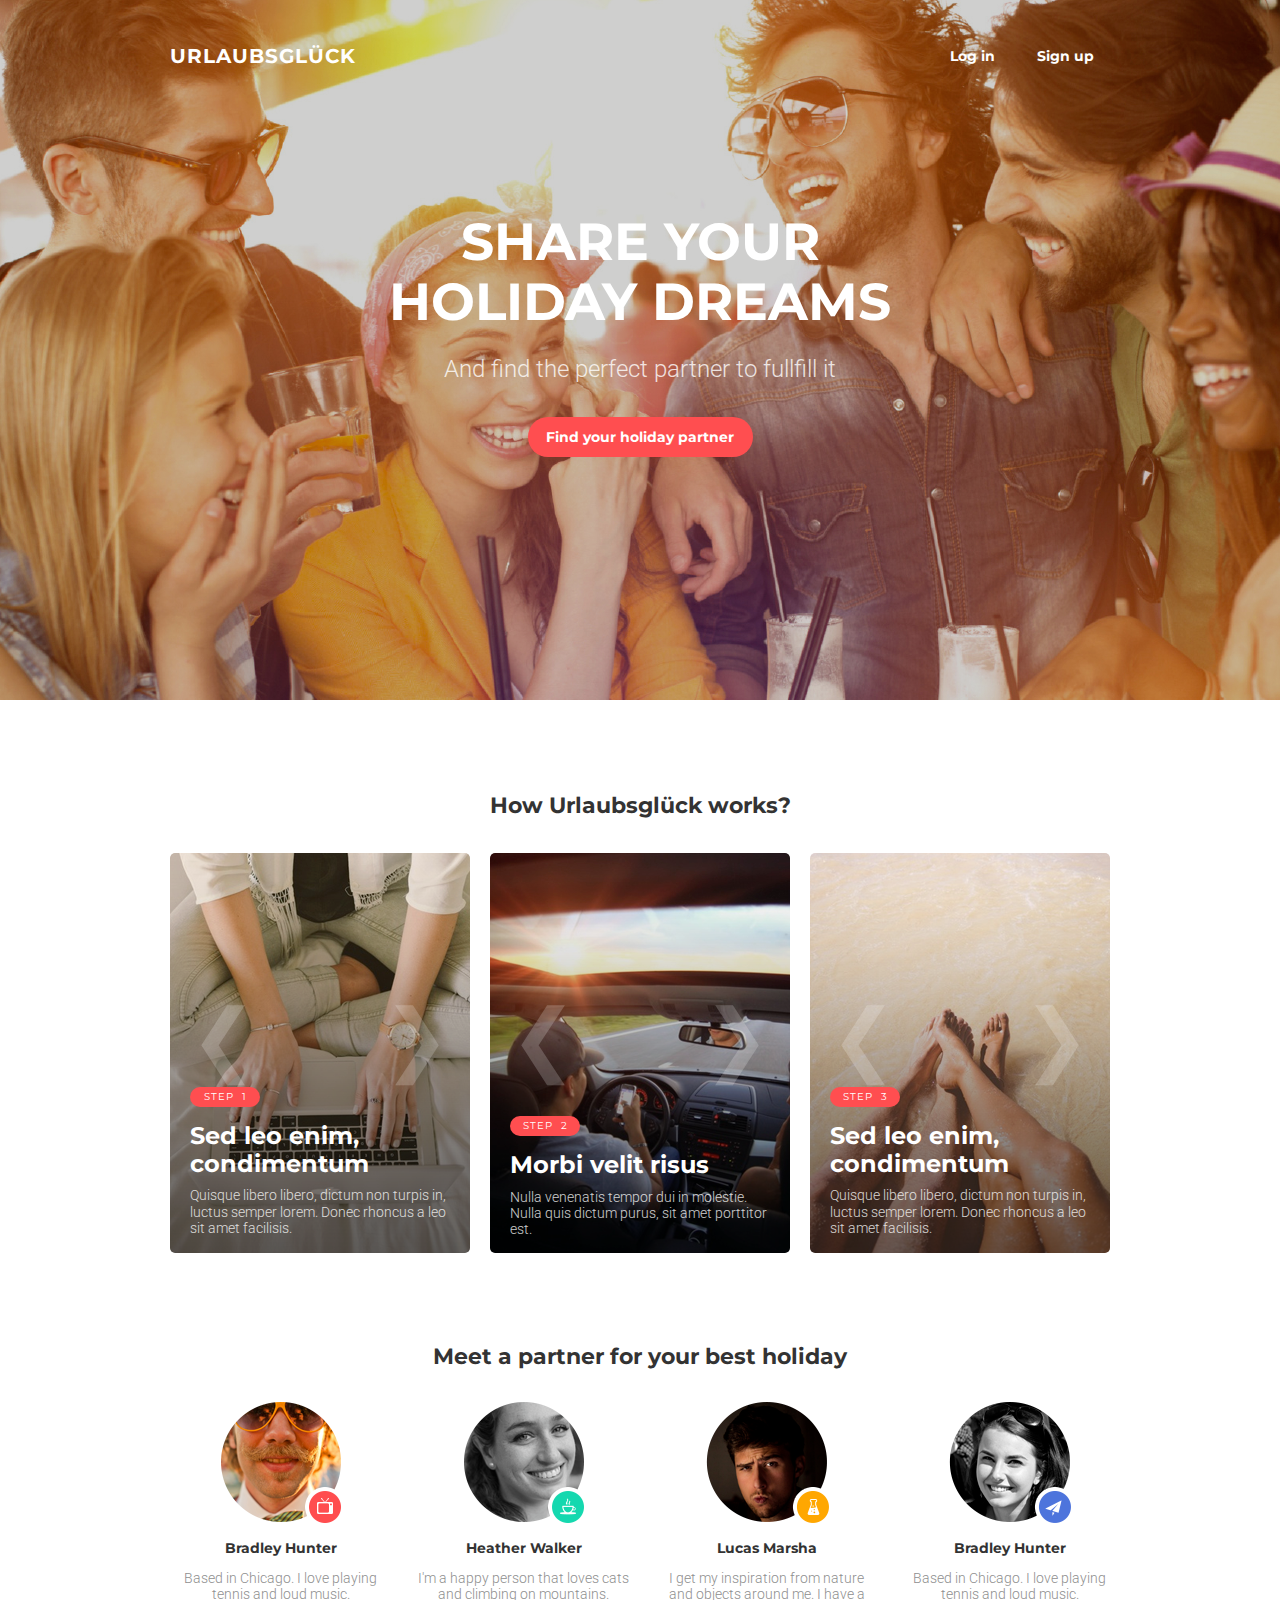
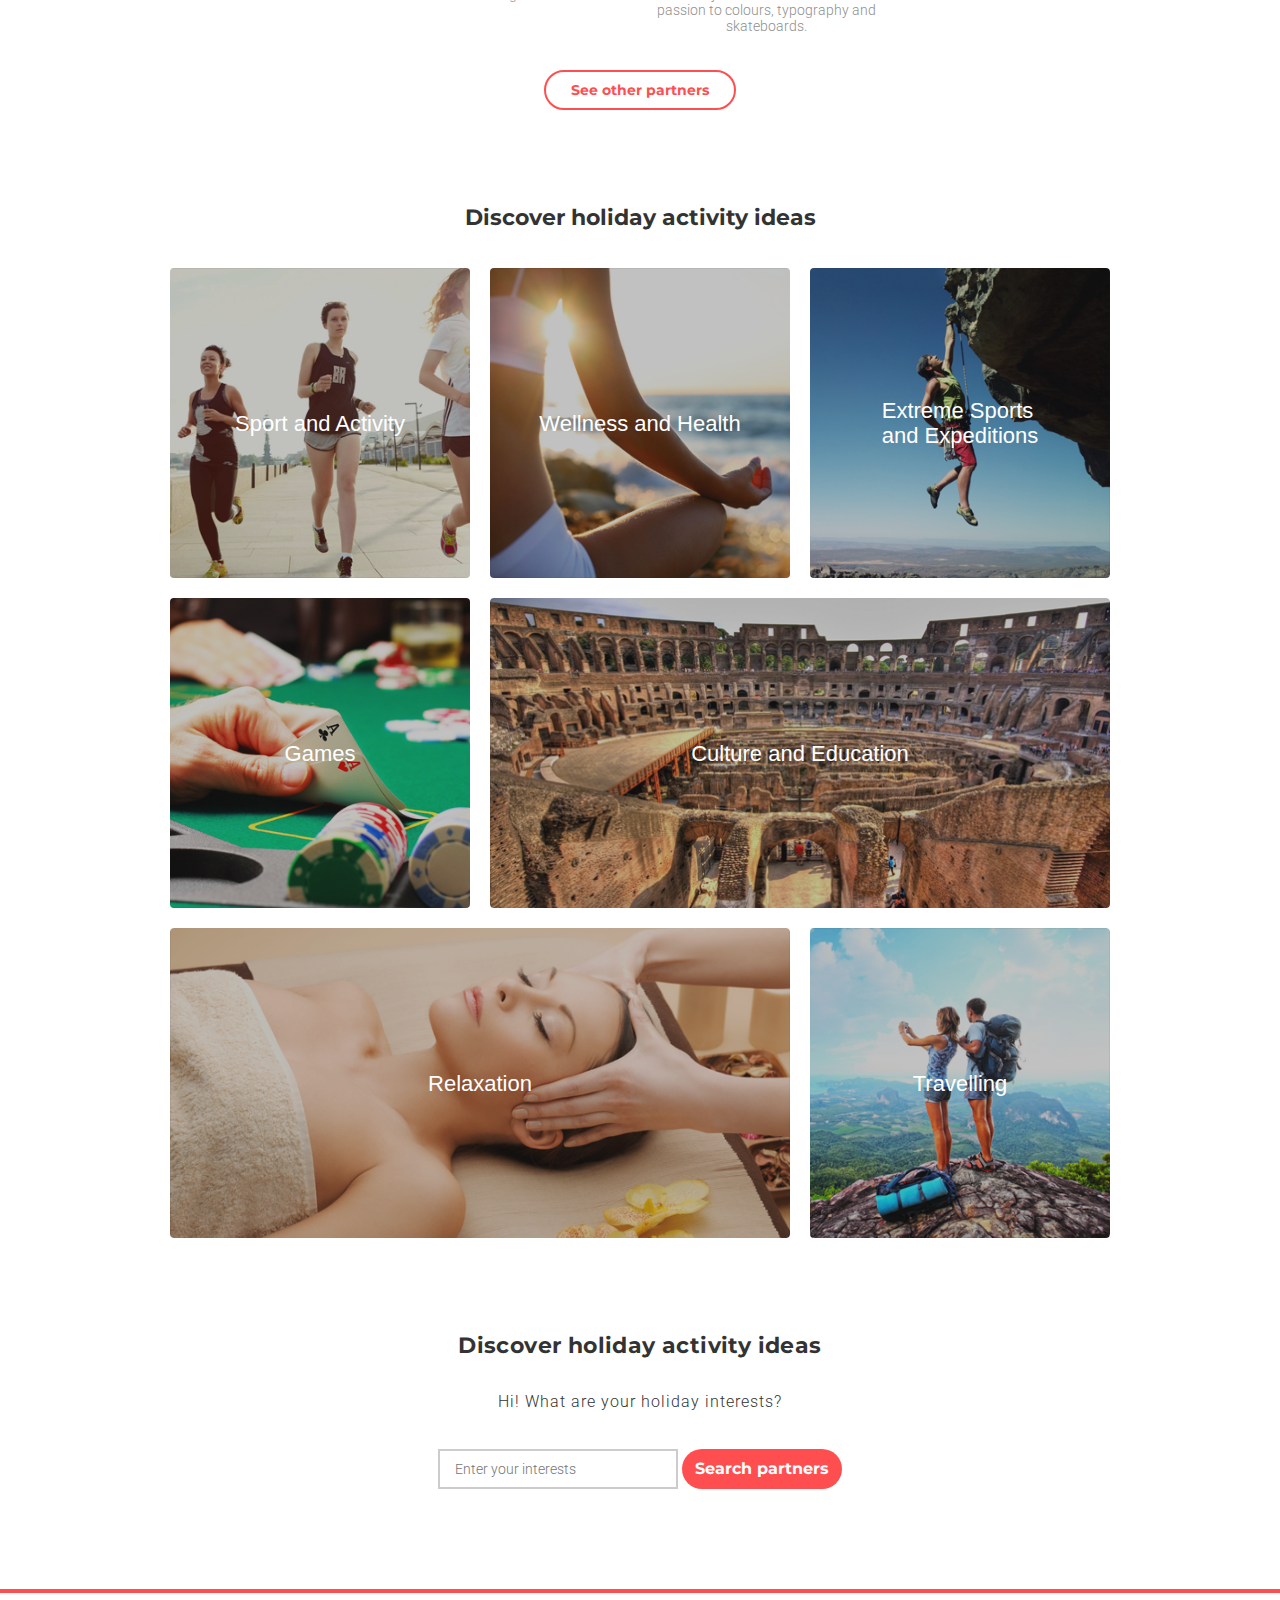
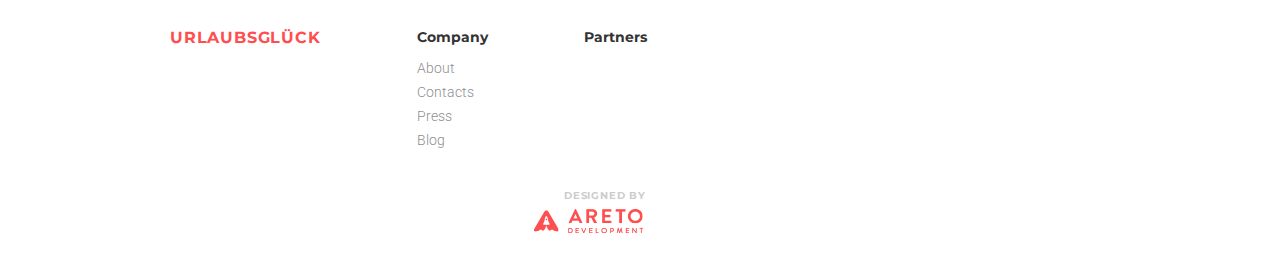
<file: index.html>
<!DOCTYPE html>
<html lang="en">
  <head>
    <meta charset="utf-8">
		<meta name="viewport" content="width=device-width">
		<meta http-equiv="X-UA-Compatible" content="IE=Edge">
		<title>Urlaubsgl&#252;ck</title>
		<link rel="stylesheet" type="text/css" href="css/style.css">
    <link rel="stylesheet" type="text/css" href="css/normalize.css">
    <link href="https://fonts.googleapis.com/css?family=Montserrat:400,700|Roboto:300" rel="stylesheet">
  </head>
  <body>
    <div class="wrapper">
<!-- header -->
      <header class="header">
        <div class="container">
          <div class="header__top">
            <a href="index.html" class="logo btn">urlaubsgl&#252;ck</a>
            <div class="header__login">
              <a href="#" class="btn">Log in</a>
              <a href="#" class="btn">Sign up</a>
            </div>
          </div>
          <div class="header__bottom">
            <h1>share your<br>holiday dreams</h1>
            <h2>And find the perfect partner to fullfill it</h2>
            <a href="#" class="btn">Find your holiday partner</a>
          </div>
        </div>
      </header>
      <div class="container">
<!-- works -->
        <section class="works">
          <h3 class="caption">How Urlaubsgl&#252;ck works?</h3>
          <div class="work__steps">
            <div class="step step-1">
              <div class="step__controls">
                <a href="#" class="prev">&#10094;</a>
                <a href="#" class="next">&#10095;</a>
              </div>
              <div class="step__icon">step&nbsp;&nbsp;1</div>
              <span class="step__title">Sed leo enim,<br>condimentum</span>
              <span class="step__description">Quisque libero libero, dictum non turpis in,<br>luctus semper lorem. Donec rhoncus a leo<br>sit amet facilisis.</span>
            </div>
            <div class="step step-2">
              <div class="step__controls">
                <a href="#" class="prev">&#10094;</a>
                <a href="#" class="next">&#10095;</a>
              </div>
              <div class="step__icon">step&nbsp;&nbsp;2</div>
              <span class="step__title">Morbi velit risus</span>
              <span class="step__description">Nulla venenatis tempor dui in molestie.<br>Nulla quis dictum purus, sit amet porttitor<br>est.</span>
            </div>
            <div class="step step-3">
              <div class="step__controls">
                <a href="#" class="prev">&#10094;</a>
                <a href="#" class="next">&#10095;</a>
              </div>
              <div class="step__icon">step&nbsp;&nbsp;3</div>
              <span class="step__title">Sed leo enim,<br>condimentum</span>
              <span class="step__description">Quisque libero libero, dictum non turpis in,<br>luctus semper lorem. Donec rhoncus a leo<br>sit amet facilisis.</span>
            </div>
          </div>
        </section>
<!-- partners -->
        <section class="partners">
          <h3 class="caption">Meet a partner for your best holiday</h3>
          <div class="partners__cards">
            <div class="partner partner-1">
              <img src="img/partner-1.png" alt="partner">
              <img class="elipse" src="img/circle-1.png" alt="circle">
              <span class="partner__title">bradley hunter</span>
              <span class="partner__description">Based in Chicago. I love playing<br>tennis and loud music.</span>
            </div>
            <div class="partner partner-2">
              <img src="img/partner-2.png" alt="partner">
              <img class="elipse" src="img/circle-2.png" alt="circle">
              <span class="partner__title">heather walker</span>
              <span class="partner__description">I'm a happy person that loves cats<br>and climbing on mountains.</span>
            </div>
            <div class="partner partner-3">
              <img src="img/partner-3.png" alt="partner">
              <img class="elipse" src="img/circle-3.png" alt="circle">
              <span class="partner__title">lucas marsha</span>
              <span class="partner__description">I get my inspiration from nature<br>and objects around me. I have a<br>passion to colours, typography and<br>skateboards.</span>
            </div>
            <div class="partner partner-4">
              <img src="img/partner-4.png" alt="partner">
              <img class="elipse" src="img/circle-4.png" alt="circle">
              <span class="partner__title">bradley hunter</span>
              <span class="partner__description">Based in Chicago. I love playing<br>tennis and loud music.</span>
            </div>
          </div>
          <div class="partners__button">
            <a href="#" class="btn">See other partners</a>
          </div>
        </section>
<!-- ideas   -->
        <section class="ideas">
          <h3 class="caption">Discover holiday activity ideas</h3>
          <div class="wrapper">
            <div class="item item-1">
              <span class="ideas__title">Sport and Activity</span>
            </div>
            <div class="item item-2">
              <span class="ideas__title">Wellness and Health</span>
            </div>
            <div class="item item-3">
              <span class="ideas__title">Extreme Sports<br>and Expeditions</span>
            </div>
            <div class="item item-4">
              <span class="ideas__title">Games</span>
            </div>
            <div class="item item-5">
              <span class="ideas__title">Culture and Education</span>
            </div>
            <div class="item item-6">
              <span class="ideas__title">Relaxation</span>
            </div>
            <div class="item item-7">
              <span class="ideas__title">Travelling</span>
            </div>
          </div>
        </section>
<!-- search -->
        <section class="search">
          <h3 class="caption">Discover holiday activity ideas</h3>
          <div class="search__form-block">
            <p class="search__text">Hi! What are your holiday interests?</p>
            <form action="#" id="search__form">
              <input type="search" placeholder="Enter your interests">
              <button class="btn">Search partners</button>
            </form>
          </div>
        </section>
      </div>
<!-- footer -->
      <footer class="footer">
        <div class="container">
          <a href="index.html" class="logo btn">urlaubsgl&#252;ck</a>
          <div class="footer__column">
            <h4>company</h4>
            <a href="#">about</a>
            <a href="#">contacts</a>
            <a href="#">press</a>
            <a href="#">blog</a>
          </div>
          <div class="footer__column">
            <h4>partners</h4>
          </div>
          <div class="footer__brand">
            <span>designed by</span>
            <a href="#"></a>
          </div>
        </div>
      </footer>
    </div>
<!-- font awesome CDN -->
<!-- <script src="https://use.fontawesome.com/963358cdcc.js"></script> -->
  </body>
</html>
</file>
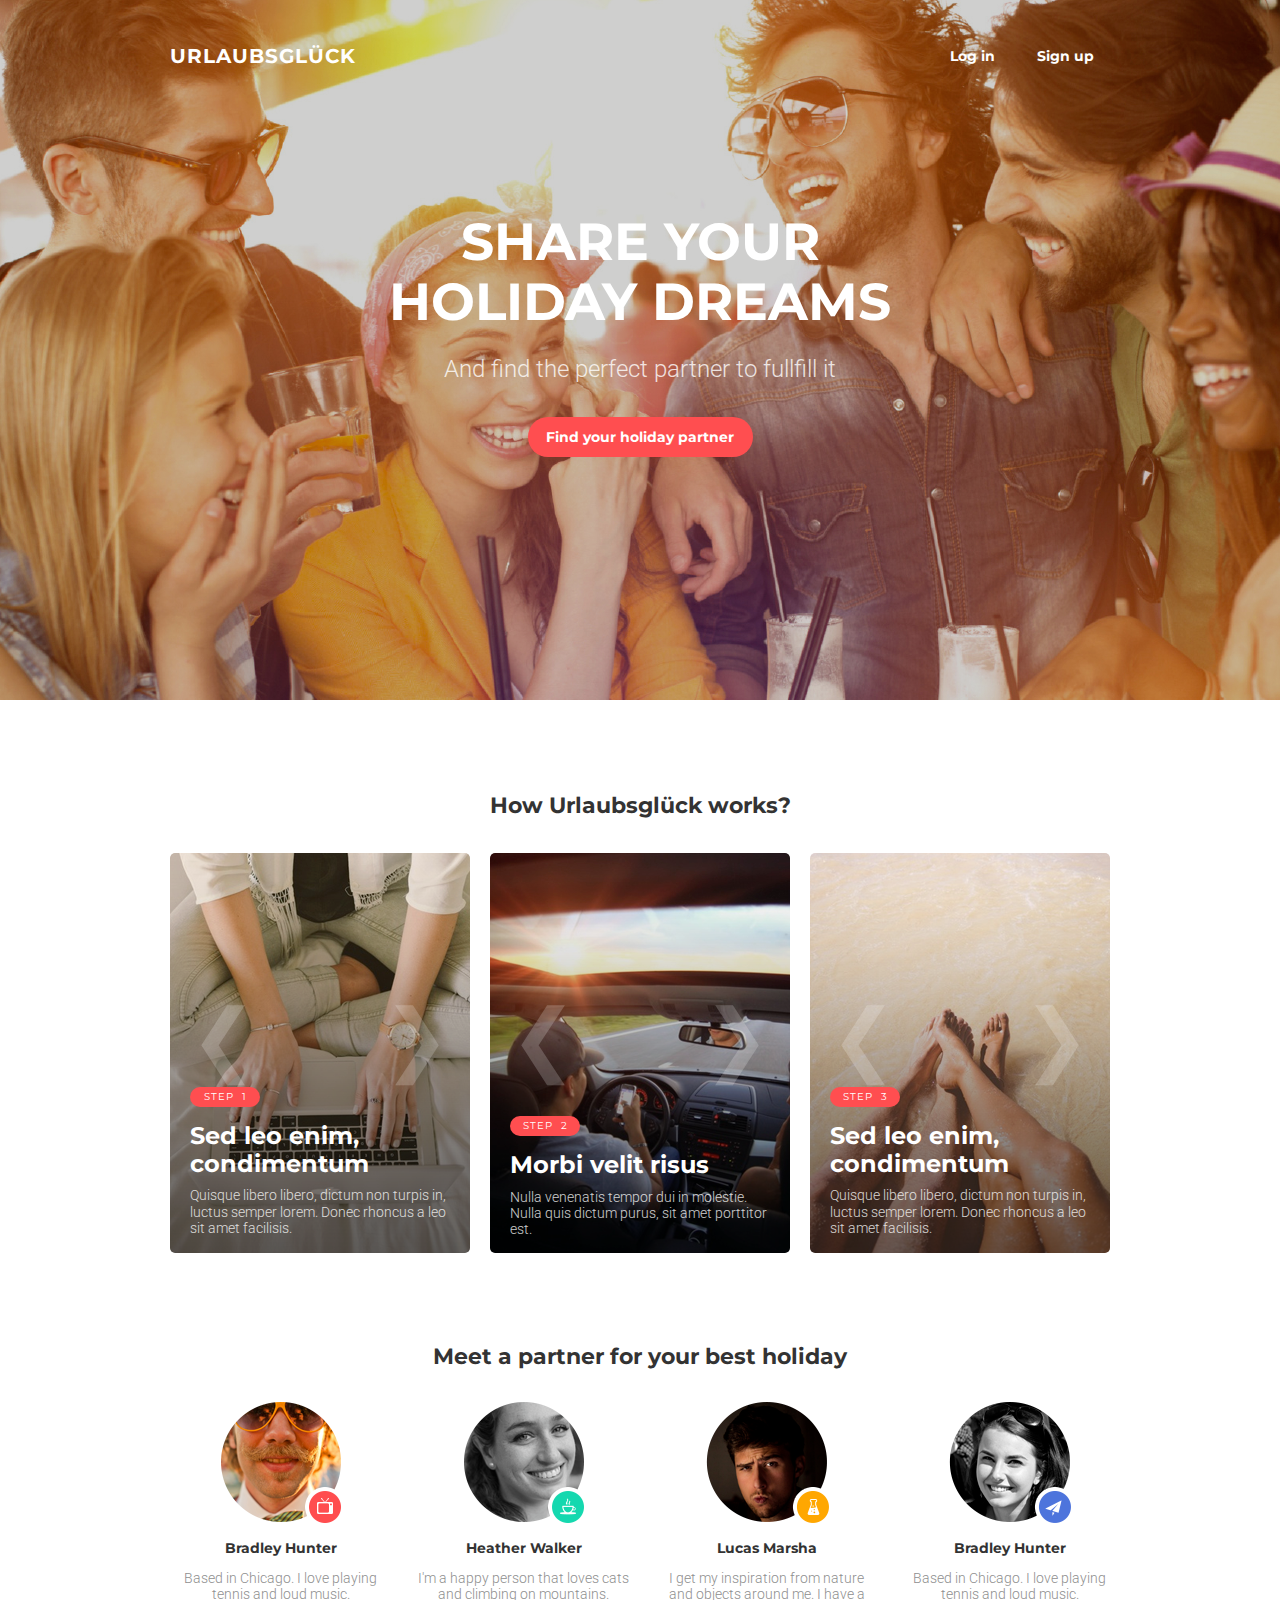
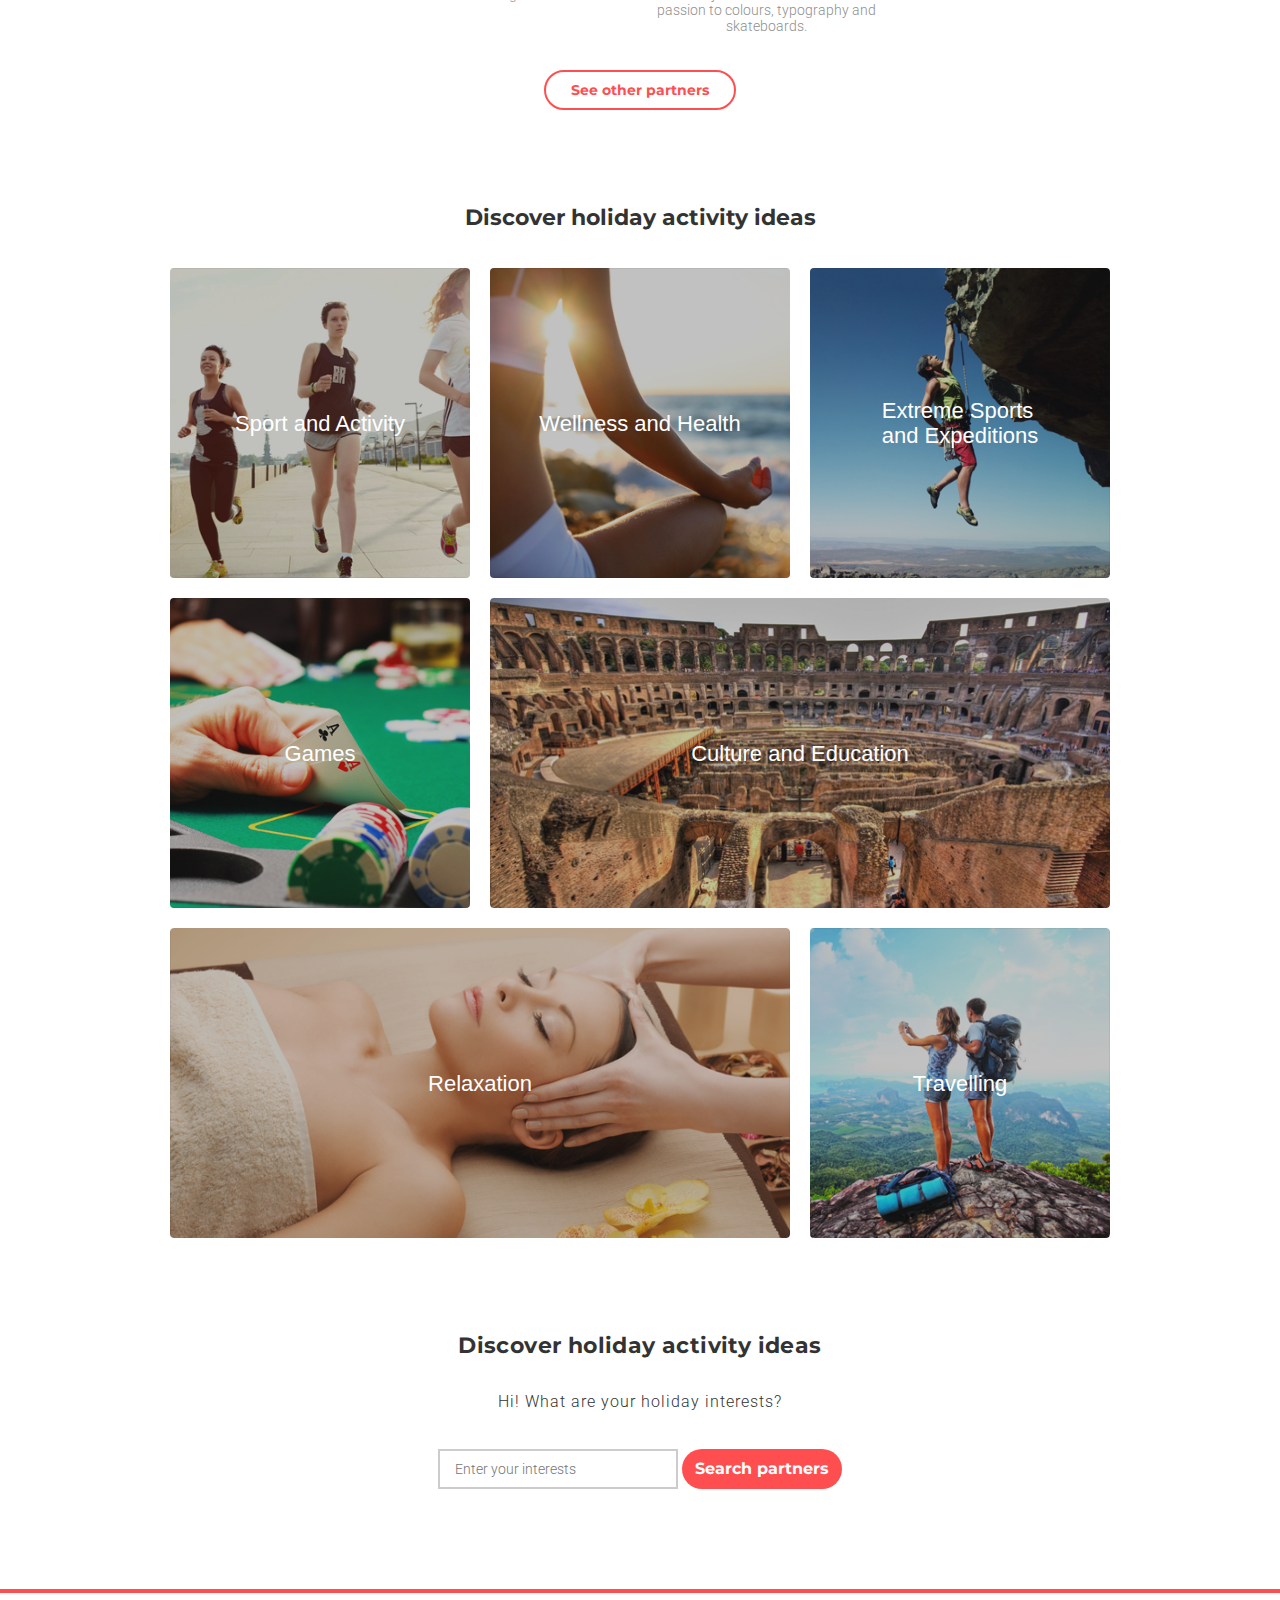
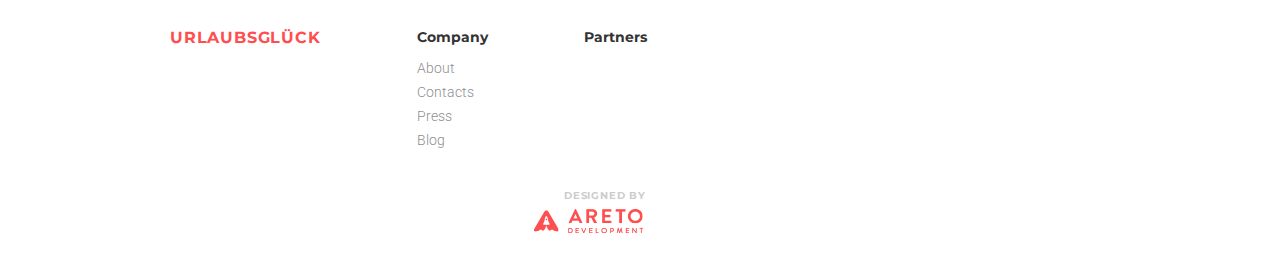
<file: holiday/index.html>
<!DOCTYPE html>
<html lang="en">
  <head>
    <meta charset="utf-8">
		<meta name="viewport" content="width=device-width">
		<meta http-equiv="X-UA-Compatible" content="IE=Edge">
		<title>Urlaubsglück</title>
		<link rel="stylesheet" type="text/css" href="css/style.css">
    <link rel="stylesheet" type="text/css" href="css/normalize.css">
    <link href="https://fonts.googleapis.com/css?family=Montserrat:400,700|Roboto:300" rel="stylesheet">
  </head>
  <body>
    <div class="wrapper">
<!-- header -->
      <header class="header">
        <div class="container">
          <div class="header__top">
            <a href="index.html" class="logo btn">urlaubsgl&#252;ck</a>
            <div class="header__login">
              <a href="#" class="btn">Log in</a>
              <a href="#" class="btn">Sign up</a>
            </div>
          </div>
          <div class="header__bottom">
            <h1>share your<br>holiday dreams</h1>
            <h2>And find the perfect partner to fullfill it</h2>
            <a href="#" class="btn">Find your holiday partner</a>
          </div>
        </div>
      </header>
      <div class="container">
<!-- works -->
        <section class="works">
          <h3 class="caption">How Urlaubsgl&#252;ck works?</h3>
          <div class="work__steps">
            <div class="step step-1">
              <div class="step__controls">
                <a href="#" class="prev">&#10094;</a>
                <a href="#" class="next">&#10095;</a>
              </div>
              <div class="step__icon">step&nbsp;&nbsp;1</div>
              <span class="step__title">Sed leo enim,<br>condimentum</span>
              <span class="step__description">Quisque libero libero, dictum non turpis in,<br>luctus semper lorem. Donec rhoncus a leo<br>sit amet facilisis.</span>
            </div>
            <div class="step step-2">
              <div class="step__controls">
                <a href="#" class="prev">&#10094;</a>
                <a href="#" class="next">&#10095;</a>
              </div>
              <div class="step__icon">step&nbsp;&nbsp;2</div>
              <span class="step__title">Morbi velit risus</span>
              <span class="step__description">Nulla venenatis tempor dui in molestie.<br>Nulla quis dictum purus, sit amet porttitor<br>est.</span>
            </div>
            <div class="step step-3">
              <div class="step__controls">
                <a href="#" class="prev">&#10094;</a>
                <a href="#" class="next">&#10095;</a>
              </div>
              <div class="step__icon">step&nbsp;&nbsp;3</div>
              <span class="step__title">Sed leo enim,<br>condimentum</span>
              <span class="step__description">Quisque libero libero, dictum non turpis in,<br>luctus semper lorem. Donec rhoncus a leo<br>sit amet facilisis.</span>
            </div>
          </div>
        </section>
<!-- partners -->
        <section class="partners">
          <h3 class="caption">Meet a partner for your best holiday</h3>
          <div class="partners__cards">
            <div class="partner partner-1">
              <img src="img/partner-1.png" alt="partner">
              <img class="elipse" src="img/circle-1.png" alt="circle">
              <span class="partner__title">bradley hunter</span>
              <span class="partner__description">Based in Chicago. I love playing<br>tennis and loud music.</span>
            </div>
            <div class="partner partner-2">
              <img src="img/partner-2.png" alt="partner">
              <img class="elipse" src="img/circle-2.png" alt="circle">
              <span class="partner__title">heather walker</span>
              <span class="partner__description">I'm a happy person that loves cats<br>and climbing on mountains.</span>
            </div>
            <div class="partner partner-3">
              <img src="img/partner-3.png" alt="partner">
              <img class="elipse" src="img/circle-3.png" alt="circle">
              <span class="partner__title">lucas marsha</span>
              <span class="partner__description">I get my inspiration from nature<br>and objects around me. I have a<br>passion to colours, typography and<br>skateboards.</span>
            </div>
            <div class="partner partner-4">
              <img src="img/partner-4.png" alt="partner">
              <img class="elipse" src="img/circle-4.png" alt="circle">
              <span class="partner__title">bradley hunter</span>
              <span class="partner__description">Based in Chicago. I love playing<br>tennis and loud music.</span>
            </div>
          </div>
          <div class="partners__button">
            <a href="#" class="btn">See other partners</a>
          </div>
        </section>
<!-- ideas   -->
        <section class="ideas">
          <h3 class="caption">Discover holiday activity ideas</h3>
          <div class="wrapper">
            <div class="item item-1">
              <span class="ideas__title">Sport and Activity</span>
            </div>
            <div class="item item-2">
              <span class="ideas__title">Wellness and Health</span>
            </div>
            <div class="item item-3">
              <span class="ideas__title">Extreme Sports<br>and Expeditions</span>
            </div>
            <div class="item item-4">
              <span class="ideas__title">Games</span>
            </div>
            <div class="item item-5">
              <span class="ideas__title">Culture and Education</span>
            </div>
            <div class="item item-6">
              <span class="ideas__title">Relaxation</span>
            </div>
            <div class="item item-7">
              <span class="ideas__title">Travelling</span>
            </div>
          </div>
        </section>
<!-- search -->
        <section class="search">
          <h3 class="caption">Discover holiday activity ideas</h3>
          <div class="search__form-block">
            <p class="search__text">Hi! What are your holiday interests?</p>
            <form action="#" id="search__form">
              <input type="search" placeholder="Enter your interests">
              <button class="btn">Search partners</button>
            </form>
          </div>
        </section>
      </div>
<!-- footer -->
      <footer class="footer">
        <div class="container">
          <a href="index.html" class="logo btn">urlaubsgl&#252;ck</a>
          <div class="footer__column">
            <h4>company</h4>
            <a href="#">about</a>
            <a href="#">contacts</a>
            <a href="#">press</a>
            <a href="#">blog</a>
          </div>
          <div class="footer__column">
            <h4>partners</h4>
          </div>
          <div class="footer__brand">
            <span>designed by</span>
            <a href="#"></a>
          </div>
        </div>
      </footer>
    </div>
<!-- font awesome CDN -->
<!-- <script src="https://use.fontawesome.com/963358cdcc.js"></script> -->
  </body>
</html>
</file>
<file: css/style.css>
/*
//
// GLOBAL
//
*/

body {
  margin: 0;
  padding: 0;
  background-color: #fff;
}

.wrapper {
  margin: 0;
  width: 100%;
  box-sizing: border-box;
}

.container {
  margin: 0 auto;
  max-width: 940px;
  box-sizing: border-box;
}

a {
  box-sizing: border-box;
}

.btn {
  display: block;
  text-decoration: none;
  font-family: "Montserrat", "Arial", sans-serif;
  font-weight: 700;
}

.caption {
  font-family: "Montserrat", "Arial", sans-serif;
  font-size: 22px;
  font-weight: 700;
  color: #333;
  text-align: center;
}

/*
//
// HEADER
//
*/

header {
  background: url("../img/header-bg.png") no-repeat center,
              url("../img/header-bg-underlay.png");
  background-size: cover;
  /*height: 92vh;*/
  height: 700px;
}

.header__top {
  display: flex;
  flex-wrap: wrap;
  justify-content: space-between;
}

a.logo {
  font-size: 20px;
  text-transform: uppercase;
  color: #fff;
  letter-spacing: 1px;
  -webkit-transition: color .5s ease-in-out;
  margin-top: 45px;
  display: flex;
}

a.logo:hover {
  cursor: pointer;
  color: #ff4e50;
}

.header__login a {
  display: inline-flex;
  justify-content: center;
  font-size: 14px;
  line-height: 30px;
  color: #fff;
  text-align: center;
  width: 89px;
  height: 36px;
  border: 2px solid transparent;
  -webkit-border-radius: 30px;
  -webkit-transition: border .5s ease-in-out;
  margin-top: 39px;
  box-sizing: border-box;
}

.header__login a:hover {
  cursor: pointer;
  border: 2px solid #fff;
}

.header__bottom {
  margin: 0 auto;
  margin-top: 137px;
  padding-bottom: 232px;
}

.header__bottom h1 {
  font-family: "Montserrat", "Arial", sans-serif;
  font-size: 52px;
  font-weight: 700;
  text-transform: uppercase;
  text-align: center;
  color: #fff;
  margin-top: 0px;
  margin-bottom: 0px;
}

.header__bottom h2 {
  font-family: "Roboto", "Arial", sans-serif;
  font-size: 24px;
  font-weight: 300;
  text-align: center;
  color: #fff;
  opacity: 0.8;
  margin-top: 24px;
  margin-bottom: 0px;
}

.header__bottom a {
  margin: 0 auto;
  font-size: 14px;
  color: #fff;
  line-height: 40px;
  text-align: center;
  width: 225px;
  height: 40px;
  background-color: #ff4e50;
  -webkit-border-radius: 30px;
  -webkit-transition: background-color .5s ease-in-out,
                      transform .5s ease-in-out;
  margin-top: 34px;
}

.header__bottom a:hover {
  cursor: pointer;
  background-color: transparent;
  transform: scale(1.1);
}

/*
//
// WORKS
//
*/

.works > h3 {
  letter-spacing: 0px;
  margin-top: 93px;
  margin-bottom: 0px;
}

.work__steps {
  display: flex;
  justify-content: flex-start;
  margin-top: 35px;
}

.step {
  width: 300px;
  height: 400px;
  padding: 20px;
  box-sizing: border-box;
}

.step__controls {
  display: flex;
  justify-content: space-between;
  margin-top: 120px;
}

.step__controls a {
  display: block;
  text-decoration: none;
  font-size: 80px;
  color: #fff;
  opacity: 0.2;
  box-sizing: border-box;
  -webkit-transition: opacity .5s ease-in-out;
}

.step__controls a:hover {
  cursor: pointer;
  opacity: 0.5;
}

.step__icon {
  display: block;
  font-family: "montserrat", "Arial", sans-serif;
  font-size: 10px;
  font-weight: 400;
  line-height: 20px;
  letter-spacing: 1px;
  color: #fff;
  text-transform: uppercase;
  text-align: center;
  width: 70px;
  height: 20px;
  background-color: #ff4e50;
  -webkit-border-radius: 30px;
  margin-top: 2px;
  margin-bottom: 0px;
}

.step-2 .step__icon {
  margin-top: 31px;
}

.step__title {
  display: block;
  font-family: "montserrat", "Arial", sans-serif;
  font-size: 24px;
  font-weight: 700;
  color: #fff;
  margin-top: 15px;
  margin-bottom: 0px;
}

.step__description {
  display: block;
  font-family: "Roboto", "Arial", sans-serif;
  font-size: 14px;
  font-weight: 300;
  color: #fff;
  opacity: 0.8;
  margin-top: 10px;
  margin-bottom: 0px;
}

.step-1 {
  margin-right: 20px;
  background: url("../img/steps-overlay.png") no-repeat,
              url("../img/step-1.png") no-repeat;
  -webkit-border-radius: 5px;
  /*background-size: cover;*/
}
.step-2 {
  margin-right: 20px;
  background: url("../img/steps-overlay.png") no-repeat,
              url("../img/step-2.png") no-repeat;
  -webkit-border-radius: 5px;
  /*background-size: cover;*/
}
.step-3 {
  background: url("../img/steps-overlay.png") no-repeat,
              url("../img/step-3.png") no-repeat;
  -webkit-border-radius: 5px;
  /*background-size: cover;*/
}

/*
//
// PARTNERS
//
*/

.partners > h3 {
  margin-top: 91px;
  margin-bottom: 0px;
}

.partners__cards {
  display: flex;
  flex-wrap: wrap;
  justify-content: flex-start;
  margin-top: 32px;
}

.partner {
  position: relative;
  -webkit-transition: transform .5s ease-in-out;
}

.partner-1 {
  margin-left: 14px;
}

.partner-2 {
  margin-left: 41px;
}

.partner-3 {
  margin-left: 28px;
}

.partner-4 {
  margin-left: 37px;
  margin-right: 0px;
}

.partners__cards .partner img {
  display: block;
  margin: 0 auto;
}

.partner:hover {
  cursor: pointer;
  transform: scale(1.1);
}

.partner .elipse {
  position: absolute;
  top: 85px;
}

.partner-1 > .elipse {
  right: 32px;
}

.partner-2 > .elipse {
  right: 41px;
}

.partner-3 > .elipse {
  right: 43px;
}

.partner-4 > .elipse {
  right: 31px;
}

.partner__title {
  display: block;
  font-family: "Montserrat", "Arial", sans-serif;
  font-size: 14px;
  font-weight: 700;
  color: #333333;
  text-align: center;
  text-transform: capitalize;
  margin-top: 18px;
  margin-bottom: 0px;
}

.partner__description {
  display: block;
  font-family: "Roboto", "Arial", sans-serif;
  font-size: 14px;
  font-weight: 300;
  color: #8f8f8f;
  text-align: center;
  margin-top: 14px;
  margin-bottom: 0px;
}

.partners__button > a {
  font-size: 14px;
  box-sizing: border-box;
  margin: 0 auto;
  color: #ff4e50;
  text-align: center;
  border: 2px solid #ff4e50;
  line-height: 36px;
  width: 192px;
  height: 40px;
  -webkit-border-radius: 30px;
  -webkit-transition: border .5s ease-in-out,
                      transform .5s ease-in-out;
  margin-top: 36px;
}

.partners__button > a:hover {
  cursor: pointer;
  border:2px solid transparent;
  transform: scale(1.1);
}

/*
//
// IDEAS
//
*/

.ideas > h3 {
  margin-top: 95px;
  margin-bottom: 0px;
}

.ideas > .wrapper {
  display: flex;
  flex-wrap: wrap;
  justify-content: flex-start;
  margin-top: 38px;
  margin-right: 0px;
  margin-left: 0px;
  box-sizing: border-box;
}

.ideas .item {
  display: flex;
  box-sizing: border-box;
  text-decoration: none;
  height: 310px;
  width: 300px;
  -webkit-border-radius: 4px;
  -webkit-transition: filter .5s ease-in-out;
  justify-content: center;
}

.ideas .item:hover {
  cursor: pointer;
  -webkit-filter: blur(1.5px);
  -ms-filter: blur(1.5px);
}

.ideas__title {
  display: flex;
  font-family: "Arial", sans-serif;
  font-size: 22px;
  color: #fff;
  align-self: center;
}

.wrapper > .item-1 {
  margin-right: 20px;
  background: url("../img/item-1.png"),
              url("../img/item-layer.png");
  background-size: cover;
  background-position: center;
  background-repeat: no-repeat;
}

.wrapper > .item-2 {
  margin-right: 20px;
  background: url("../img/item-2.png"),
              url("../img/item-layer.png");
  background-size: cover;
  background-position: center;
  background-repeat: no-repeat;
}

.wrapper > .item-3 {
  background: url("../img/item-3.png"),
              url("../img/item-layer.png");
  background-size: cover;
  background-position: right;
  background-repeat: no-repeat;
}

.wrapper > .item-4 {
  margin-right: 20px;
  margin-top: 20px;
  background: url("../img/item-4.png"),
              url("../img/item-layer.png");
  background-size: cover;
  background-position: center;
  background-repeat: no-repeat;
}

.wrapper > .item-5 {
  margin-top: 20px;
  background: url("../img/item-5.png"),
              url("../img/item-layer.png");
  background-size: cover;
  background-position: center;
  background-repeat: no-repeat;
  width: 620px;
}

.wrapper > .item-6 {
  margin-right: 20px;
  margin-top: 20px;
  background: url("../img/item-6.png"),
              url("../img/item-layer.png");
  background-size: cover;
  background-position: center;
  background-repeat: no-repeat;
  width: 620px;
}

.wrapper > .item-7 {
  margin-top: 20px;
  background: url("../img/item-7.png"),
              url("../img/item-layer.png");
  background-size: cover;
  background-position: right;
  background-repeat: no-repeat;
}

/*
//
// SEARCH
//
*/

.search > h3 {
  margin-top: 95px;
  margin-bottom: 0px;
  letter-spacing: 0.4px;
}

.search__form-block {
  display: flex;
  flex-direction: column;
  margin-top: 0px;
}

.search__text {
  font-family: "Roboto", "Arial", sans-serif;
  font-style: 18px;
  font-weight: 300;
  letter-spacing: 1px;
  color: #333;
  text-align: center;
  margin-top: 34px;
}

#search__form {
  margin: 0 auto;
  margin-top: 22px;
  text-align: center;
}

#search__form input {
  width: 240px;
  height: 40px;
  outline: none;
  border: 2px solid #ccc;
  transition: border .5s ease-in-out;
}

#search__form input[placeholder] {
  padding-left: 15px;
  font-family: "Roboto", "Arial", sans-serif;
  font-size: 14px;
  font-weight: 300;
  color: #333;
}

#search__form input:focus {
  color: #ff4e50;
  border: 2px solid #ff4e50;
}

#search__form input[type="search"]::-webkit-search-cancel-button {
  -webkit-appearance: none;
}

#search__form button {
  display: inline-block;
  width: 160px;
  height: 40px;
  -webkit-border-radius: 30px;
  background-color: #ff4e50;
  border: none;
  outline: none;
  color: #fff;
  -webkit-transition: background-color .5s ease-in-out,
                      color .5s ease-in-out,
                      transform .5s ease-in-out;
}

#search__form button:hover {
  cursor: pointer;
  background-color: transparent;
  color: #ff4e50;
  transform: scale(1.1);
}

/*
//
// FOOTER
//
*/
.footer {
  margin-top: 100px;
  border-top: 4px solid #ff4e50;
  padding-bottom: 38px;
}

.footer > .container {
  display: flex;
  flex-wrap: wrap;
  justify-content: flex-start;
}

.container > a.logo {
  font-size: 16px;
  color: #ff4e50;
  letter-spacing: 0.8px;
  -webkit-transition: color .5s ease-in-out;
  margin-top: 36px;
  margin-left: 0px;
}

.container > a.logo:hover {
  cursor: pointer;
  color: #333;
}

.footer__column {
  margin-left: 96px;
}

.footer__column h4 {
  font-family: "Montserrat", "Arial", sans-serif;
  font-size: 14px;
  font-weight: 700;
  color: #333;
  text-transform: capitalize;
  margin-top: 36px;
  margin-bottom: 11px;
}

.footer__column a {
  display: block;
  font-family: "Roboto", "Arial", sans-serif;
  font-size: 14px;
  font-weight: 300;
  color: #8f8f8f;
  line-height: 24px;
  text-transform: capitalize;
  text-decoration: none;
  -webkit-transition: transform .5s ease-in-out;
  margin-top: 0px;
}

.footer__column a:hover {
  cursor: pointer;
  transform: translateX(3px);
}

.footer__brand {
  margin-top: 38px;
  margin-left: 363px;
  margin-right: 0px;
}

.footer__brand span {
  display: block;
  font-family: "Montserrat", "Arial", sans-serif;
  font-size: 10px;
  font-weight: 700;
  letter-spacing: 0.8px;
  text-transform: uppercase;
  color: #ccc;
  margin-left: 31px

}

.footer__brand > a {
  background: url("../img/footer-brand.png") no-repeat;
  width: 110px;
  height: 24px;
  margin: 0 auto;
  margin-top: 7px;
  display: block;
  -webkit-transition: opacity .5s ease-in-out;
}

.footer__brand > a:hover {
  cursor: pointer;
  opacity: 0.5;
}

/*
//
// MEDIA QUERIES
//
*/

/* TABLETS */
@media only screen and (max-width: 958px){
  .container {
    width: 748px;
  }

  .header > .container {
    padding: 0 40px;
  }

  .footer > .container {
    padding: 0 30px;
  }
  .step__controls {
    margin-top: 140px;
  }
  .step {
    width: 236px;
    padding: 15px;
  }
  .step__title {
    font-size: 24px;
  }
  .step__description {
    font-size: 11px;
  }

  .partners {
    margin: 0 140px;
  }
  .partner-3 {
    margin: 50px 0px 0px 2px;
  }
  .partner-4 {
    margin: 50px 0px 0px 41px;
  }

  .wrapper > .item-1,
  .wrapper > .item-2,
  .wrapper > .item-3,
  .wrapper > .item-4,
  .wrapper > .item-7 {
    width: 236px;
  }
  .wrapper > .item-5,
  .wrapper > .item-6 {
    width: 492px;
  }

  .footer__brand {
    margin-left: 100px;
    margin-right: 0px;
  }
}

/* MOBILS */

@media only screen and (max-width: 768px){
  .container {
    -webkit-text-size-adjust: none;
    width: 300px;
  }
  h3.caption {
    margin-top: 30px;
    margin-bottom: 0;
  }

  .header {
    height: 540px;
  }
  .header > .container {
    padding: 0 10px;
  }
  .header__top {
    justify-content: center;
    text-align: center;
  }
  .header__top > a.logo {
    position: absolute;
    top: 130px;
  }
  .header__bottom {
    margin-top: 150px;
  }
  .header__bottom h1 {
    font-size: 30px;
  }
  .header__bottom h2 {
    margin-top: 15px;
    margin-bottom: 15px;
    width: 280px;
    font-size: 18px;
  }
  .header__bottom > .btn,
  .partners__button > .btn,
  #search__form > .btn{
    width: 280px;
    margin: 0 auto;
  }
  .header__bottom > a {
    margin-top: 10px;
  }

  .work__steps {
    flex-direction: column;
  }
  .step {
    width: 300px;
    height: 240px;
    margin-right: 0;
    background-position: center;
  }
  .step__description {
    font-size: 14px;
  }
  .step-1,
  .step-2 {
    margin-bottom: 10px;
  }
  .step__controls {
    margin-top: 0;
  }
  .step__controls > .prev,
  .step__controls > .next {
    font-size: 50px;
    visibility: hidden;
  }

  .partners {
    margin-left: 0;
    margin-right: 0;
  }
  .partner {
    margin: 0 auto;
    margin-bottom: 23px;
  }

  .ideas > .wrapper > .item {
    margin: 0 auto;
    width: 300px;
    height: 120px;
    margin-bottom: 10px;
  }

  .search__text {
    margin-top: 12px;
  }
  #search__form {
    margin-top: 10px;
    padding: 0 10px;
  }
  #search__form > input {
    width: 280px;
    display: block;
    margin: 0 auto;
    margin-bottom: 10px;
  }
  #search__form > button {
    margin: 0 auto;
  }

  .footer {
    margin-top: 30px;
    padding-bottom: 30px;
  }
  .footer > .container {
    flex-direction: column;
    justify-content: center;
  }
  .footer > .container > a.logo,
  .footer__column,
  .footer__brand,
  .footer__brand a {
    margin: 0 auto;
    display: block;
    text-align: center;
  }
  .footer > .container > a.logo {
    margin-top: 20px;
  }
  .footer__column > h4 {
    margin-top: 15px;
    margin-bottom: 0;
  }
  .footer__column > a {
    display: inline-block;
  }
  .footer__brand {
    margin-top: 15px;
  }
  .footer__brand span {
    margin-left: 10px;
  }
}
</file>
<file: holiday/css/style.css>
/*
//
// GLOBAL
//
*/

body {
  margin: 0;
  padding: 0;
  background-color: #fff;
}

.wrapper {
  margin: 0;
  width: 100%;
  box-sizing: border-box;
}

.container {
  margin: 0 auto;
  max-width: 940px;
  box-sizing: border-box;
}

a {
  box-sizing: border-box;
}

.btn {
  display: block;
  text-decoration: none;
  font-family: "Montserrat", "Arial", sans-serif;
  font-weight: 700;
}

.caption {
  font-family: "Montserrat", "Arial", sans-serif;
  font-size: 22px;
  font-weight: 700;
  color: #333;
  text-align: center;
}

/*
//
// HEADER
//
*/

header {
  background: url("../img/header-bg.png") no-repeat center,
              url("../img/header-bg-underlay.png");
  background-size: cover;
  /*height: 92vh;*/
  height: 700px;
}

.header__top {
  display: flex;
  flex-wrap: wrap;
  justify-content: space-between;
}

a.logo {
  font-size: 20px;
  text-transform: uppercase;
  color: #fff;
  letter-spacing: 1px;
  -webkit-transition: color .5s ease-in-out;
  margin-top: 45px;
  display: flex;
}

a.logo:hover {
  cursor: pointer;
  color: #ff4e50;
}

.header__login a {
  display: inline-flex;
  justify-content: center;
  font-size: 14px;
  line-height: 30px;
  color: #fff;
  text-align: center;
  width: 89px;
  height: 36px;
  border: 2px solid transparent;
  -webkit-border-radius: 30px;
  -webkit-transition: border .5s ease-in-out;
  margin-top: 39px;
  box-sizing: border-box;
}

.header__login a:hover {
  cursor: pointer;
  border: 2px solid #fff;
}

.header__bottom {
  margin: 0 auto;
  margin-top: 137px;
  padding-bottom: 232px;
}

.header__bottom h1 {
  font-family: "Montserrat", "Arial", sans-serif;
  font-size: 52px;
  font-weight: 700;
  text-transform: uppercase;
  text-align: center;
  color: #fff;
  margin-top: 0px;
  margin-bottom: 0px;
}

.header__bottom h2 {
  font-family: "Roboto", "Arial", sans-serif;
  font-size: 24px;
  font-weight: 300;
  text-align: center;
  color: #fff;
  opacity: 0.8;
  margin-top: 24px;
  margin-bottom: 0px;
}

.header__bottom a {
  margin: 0 auto;
  font-size: 14px;
  color: #fff;
  line-height: 40px;
  text-align: center;
  width: 225px;
  height: 40px;
  background-color: #ff4e50;
  -webkit-border-radius: 30px;
  -webkit-transition: background-color .5s ease-in-out,
                      transform .5s ease-in-out;
  margin-top: 34px;
}

.header__bottom a:hover {
  cursor: pointer;
  background-color: transparent;
  transform: scale(1.1);
}

/*
//
// WORKS
//
*/

.works > h3 {
  letter-spacing: 0px;
  margin-top: 93px;
  margin-bottom: 0px;
}

.work__steps {
  display: flex;
  justify-content: flex-start;
  margin-top: 35px;
}

.step {
  width: 300px;
  height: 400px;
  padding: 20px;
  box-sizing: border-box;
}

.step__controls {
  display: flex;
  justify-content: space-between;
  margin-top: 120px;
}

.step__controls a {
  display: block;
  text-decoration: none;
  font-size: 80px;
  color: #fff;
  opacity: 0.2;
  box-sizing: border-box;
  -webkit-transition: opacity .5s ease-in-out;
}

.step__controls a:hover {
  cursor: pointer;
  opacity: 0.5;
}

.step__icon {
  display: block;
  font-family: "montserrat", "Arial", sans-serif;
  font-size: 10px;
  font-weight: 400;
  line-height: 20px;
  letter-spacing: 1px;
  color: #fff;
  text-transform: uppercase;
  text-align: center;
  width: 70px;
  height: 20px;
  background-color: #ff4e50;
  -webkit-border-radius: 30px;
  margin-top: 2px;
  margin-bottom: 0px;
}

.step-2 .step__icon {
  margin-top: 31px;
}

.step__title {
  display: block;
  font-family: "montserrat", "Arial", sans-serif;
  font-size: 24px;
  font-weight: 700;
  color: #fff;
  margin-top: 15px;
  margin-bottom: 0px;
}

.step__description {
  display: block;
  font-family: "Roboto", "Arial", sans-serif;
  font-size: 14px;
  font-weight: 300;
  color: #fff;
  opacity: 0.8;
  margin-top: 10px;
  margin-bottom: 0px;
}

.step-1 {
  margin-right: 20px;
  background: url("../img/steps-overlay.png") no-repeat,
              url("../img/step-1.png") no-repeat;
  -webkit-border-radius: 5px;
  /*background-size: cover;*/
}
.step-2 {
  margin-right: 20px;
  background: url("../img/steps-overlay.png") no-repeat,
              url("../img/step-2.png") no-repeat;
  -webkit-border-radius: 5px;
  /*background-size: cover;*/
}
.step-3 {
  background: url("../img/steps-overlay.png") no-repeat,
              url("../img/step-3.png") no-repeat;
  -webkit-border-radius: 5px;
  /*background-size: cover;*/
}

/*
//
// PARTNERS
//
*/

.partners > h3 {
  margin-top: 91px;
  margin-bottom: 0px;
}

.partners__cards {
  display: flex;
  flex-wrap: wrap;
  justify-content: flex-start;
  margin-top: 32px;
}

.partner {
  position: relative;
  -webkit-transition: transform .5s ease-in-out;
}

.partner-1 {
  margin-left: 14px;
}

.partner-2 {
  margin-left: 41px;
}

.partner-3 {
  margin-left: 28px;
}

.partner-4 {
  margin-left: 37px;
  margin-right: 0px;
}

.partners__cards .partner img {
  display: block;
  margin: 0 auto;
}

.partner:hover {
  cursor: pointer;
  transform: scale(1.1);
}

.partner .elipse {
  position: absolute;
  top: 85px;
}

.partner-1 > .elipse {
  right: 32px;
}

.partner-2 > .elipse {
  right: 41px;
}

.partner-3 > .elipse {
  right: 43px;
}

.partner-4 > .elipse {
  right: 31px;
}

.partner__title {
  display: block;
  font-family: "Montserrat", "Arial", sans-serif;
  font-size: 14px;
  font-weight: 700;
  color: #333333;
  text-align: center;
  text-transform: capitalize;
  margin-top: 18px;
  margin-bottom: 0px;
}

.partner__description {
  display: block;
  font-family: "Roboto", "Arial", sans-serif;
  font-size: 14px;
  font-weight: 300;
  color: #8f8f8f;
  text-align: center;
  margin-top: 14px;
  margin-bottom: 0px;
}

.partners__button > a {
  font-size: 14px;
  box-sizing: border-box;
  margin: 0 auto;
  color: #ff4e50;
  text-align: center;
  border: 2px solid #ff4e50;
  line-height: 36px;
  width: 192px;
  height: 40px;
  -webkit-border-radius: 30px;
  -webkit-transition: border .5s ease-in-out,
                      transform .5s ease-in-out;
  margin-top: 36px;
}

.partners__button > a:hover {
  cursor: pointer;
  border:2px solid transparent;
  transform: scale(1.1);
}

/*
//
// IDEAS
//
*/

.ideas > h3 {
  margin-top: 95px;
  margin-bottom: 0px;
}

.ideas > .wrapper {
  display: flex;
  flex-wrap: wrap;
  justify-content: flex-start;
  margin-top: 38px;
  margin-right: 0px;
  margin-left: 0px;
  box-sizing: border-box;
}

.ideas .item {
  display: flex;
  box-sizing: border-box;
  text-decoration: none;
  height: 310px;
  width: 300px;
  -webkit-border-radius: 4px;
  -webkit-transition: filter .5s ease-in-out;
  justify-content: center;
}

.ideas .item:hover {
  cursor: pointer;
  -webkit-filter: blur(1.5px);
  -ms-filter: blur(1.5px);
}

.ideas__title {
  display: flex;
  font-family: "Arial", sans-serif;
  font-size: 22px;
  color: #fff;
  align-self: center;
}

.wrapper > .item-1 {
  margin-right: 20px;
  background: url("../img/item-1.png"),
              url("../img/item-layer.png");
  background-size: cover;
  background-position: center;
  background-repeat: no-repeat;
}

.wrapper > .item-2 {
  margin-right: 20px;
  background: url("../img/item-2.png"),
              url("../img/item-layer.png");
  background-size: cover;
  background-position: center;
  background-repeat: no-repeat;
}

.wrapper > .item-3 {
  background: url("../img/item-3.png"),
              url("../img/item-layer.png");
  background-size: cover;
  background-position: right;
  background-repeat: no-repeat;
}

.wrapper > .item-4 {
  margin-right: 20px;
  margin-top: 20px;
  background: url("../img/item-4.png"),
              url("../img/item-layer.png");
  background-size: cover;
  background-position: center;
  background-repeat: no-repeat;
}

.wrapper > .item-5 {
  margin-top: 20px;
  background: url("../img/item-5.png"),
              url("../img/item-layer.png");
  background-size: cover;
  background-position: center;
  background-repeat: no-repeat;
  width: 620px;
}

.wrapper > .item-6 {
  margin-right: 20px;
  margin-top: 20px;
  background: url("../img/item-6.png"),
              url("../img/item-layer.png");
  background-size: cover;
  background-position: center;
  background-repeat: no-repeat;
  width: 620px;
}

.wrapper > .item-7 {
  margin-top: 20px;
  background: url("../img/item-7.png"),
              url("../img/item-layer.png");
  background-size: cover;
  background-position: right;
  background-repeat: no-repeat;
}

/*
//
// SEARCH
//
*/

.search > h3 {
  margin-top: 95px;
  margin-bottom: 0px;
  letter-spacing: 0.4px;
}

.search__form-block {
  display: flex;
  flex-direction: column;
  margin-top: 0px;
}

.search__text {
  font-family: "Roboto", "Arial", sans-serif;
  font-style: 18px;
  font-weight: 300;
  letter-spacing: 1px;
  color: #333;
  text-align: center;
  margin-top: 34px;
}

#search__form {
  margin: 0 auto;
  margin-top: 22px;
  text-align: center;
}

#search__form input {
  width: 240px;
  height: 40px;
  outline: none;
  border: 2px solid #ccc;
  transition: border .5s ease-in-out;
}

#search__form input[placeholder] {
  padding-left: 15px;
  font-family: "Roboto", "Arial", sans-serif;
  font-size: 14px;
  font-weight: 300;
  color: #333;
}

#search__form input:focus {
  color: #ff4e50;
  border: 2px solid #ff4e50;
}

#search__form input[type="search"]::-webkit-search-cancel-button {
  -webkit-appearance: none;
}

#search__form button {
  display: inline-block;
  width: 160px;
  height: 40px;
  -webkit-border-radius: 30px;
  background-color: #ff4e50;
  border: none;
  outline: none;
  color: #fff;
  -webkit-transition: background-color .5s ease-in-out,
                      color .5s ease-in-out,
                      transform .5s ease-in-out;
}

#search__form button:hover {
  cursor: pointer;
  background-color: transparent;
  color: #ff4e50;
  transform: scale(1.1);
}

/*
//
// FOOTER
//
*/
.footer {
  margin-top: 100px;
  border-top: 4px solid #ff4e50;
  padding-bottom: 38px;
}

.footer > .container {
  display: flex;
  flex-wrap: wrap;
  justify-content: flex-start;
}

.container > a.logo {
  font-size: 16px;
  color: #ff4e50;
  letter-spacing: 0.8px;
  -webkit-transition: color .5s ease-in-out;
  margin-top: 36px;
  margin-left: 0px;
}

.container > a.logo:hover {
  cursor: pointer;
  color: #333;
}

.footer__column {
  margin-left: 96px;
}

.footer__column h4 {
  font-family: "Montserrat", "Arial", sans-serif;
  font-size: 14px;
  font-weight: 700;
  color: #333;
  text-transform: capitalize;
  margin-top: 36px;
  margin-bottom: 11px;
}

.footer__column a {
  display: block;
  font-family: "Roboto", "Arial", sans-serif;
  font-size: 14px;
  font-weight: 300;
  color: #8f8f8f;
  line-height: 24px;
  text-transform: capitalize;
  text-decoration: none;
  -webkit-transition: transform .5s ease-in-out;
  margin-top: 0px;
}

.footer__column a:hover {
  cursor: pointer;
  transform: translateX(3px);
}

.footer__brand {
  margin-top: 38px;
  margin-left: 363px;
  margin-right: 0px;
}

.footer__brand span {
  display: block;
  font-family: "Montserrat", "Arial", sans-serif;
  font-size: 10px;
  font-weight: 700;
  letter-spacing: 0.8px;
  text-transform: uppercase;
  color: #ccc;
  margin-left: 31px

}

.footer__brand > a {
  background: url("../img/footer-brand.png") no-repeat;
  width: 110px;
  height: 24px;
  margin: 0 auto;
  margin-top: 7px;
  display: block;
  -webkit-transition: opacity .5s ease-in-out;
}

.footer__brand > a:hover {
  cursor: pointer;
  opacity: 0.5;
}

/*
//
// MEDIA QUERIES
//
*/

/* TABLETS */
@media only screen and (max-width: 958px){
  .container {
    width: 748px;
  }

  .header > .container {
    padding: 0 40px;
  }

  .footer > .container {
    padding: 0 30px;
  }
  .step__controls {
    margin-top: 140px;
  }
  .step {
    width: 236px;
    padding: 15px;
  }
  .step__title {
    font-size: 24px;
  }
  .step__description {
    font-size: 11px;
  }

  .partners {
    margin: 0 140px;
  }
  .partner-3 {
    margin: 50px 0px 0px 2px;
  }
  .partner-4 {
    margin: 50px 0px 0px 41px;
  }

  .wrapper > .item-1,
  .wrapper > .item-2,
  .wrapper > .item-3,
  .wrapper > .item-4,
  .wrapper > .item-7 {
    width: 236px;
  }
  .wrapper > .item-5,
  .wrapper > .item-6 {
    width: 492px;
  }

  .footer__brand {
    margin-left: 100px;
    margin-right: 0px;
  }
}

/* MOBILS */

@media only screen and (max-width: 768px){
  .container {
    -webkit-text-size-adjust: none;
    width: 300px;
  }
  h3.caption {
    margin-top: 30px;
    margin-bottom: 0;
  }

  .header {
    height: 540px;
  }
  .header > .container {
    padding: 0 10px;
  }
  .header__top {
    justify-content: center;
    text-align: center;
  }
  .header__top > a.logo {
    position: absolute;
    top: 130px;
  }
  .header__bottom {
    margin-top: 150px;
  }
  .header__bottom h1 {
    font-size: 30px;
  }
  .header__bottom h2 {
    margin-top: 15px;
    margin-bottom: 15px;
    width: 280px;
    font-size: 18px;
  }
  .header__bottom > .btn,
  .partners__button > .btn,
  #search__form > .btn{
    width: 280px;
    margin: 0 auto;
  }
  .header__bottom > a {
    margin-top: 10px;
  }

  .work__steps {
    flex-direction: column;
  }
  .step {
    width: 300px;
    height: 240px;
    margin-right: 0;
    background-position: center;
  }
  .step__description {
    font-size: 14px;
  }
  .step-1,
  .step-2 {
    margin-bottom: 10px;
  }
  .step__controls {
    margin-top: 0;
  }
  .step__controls > .prev,
  .step__controls > .next {
    font-size: 50px;
    visibility: hidden;
  }

  .partners {
    margin-left: 0;
    margin-right: 0;
  }
  .partner {
    margin: 0 auto;
    margin-bottom: 23px;
  }

  .ideas > .wrapper > .item {
    margin: 0 auto;
    width: 300px;
    height: 120px;
    margin-bottom: 10px;
  }

  .search__text {
    margin-top: 12px;
  }
  #search__form {
    margin-top: 10px;
    padding: 0 10px;
  }
  #search__form > input {
    width: 280px;
    display: block;
    margin: 0 auto;
    margin-bottom: 10px;
  }
  #search__form > button {
    margin: 0 auto;
  }

  .footer {
    margin-top: 30px;
    padding-bottom: 30px;
  }
  .footer > .container {
    flex-direction: column;
    justify-content: center;
  }
  .footer > .container > a.logo,
  .footer__column,
  .footer__brand,
  .footer__brand a {
    margin: 0 auto;
    display: block;
    text-align: center;
  }
  .footer > .container > a.logo {
    margin-top: 20px;
  }
  .footer__column > h4 {
    margin-top: 15px;
    margin-bottom: 0;
  }
  .footer__column > a {
    display: inline-block;
  }
  .footer__brand {
    margin-top: 15px;
  }
  .footer__brand span {
    margin-left: 10px;
  }
}
</file>
